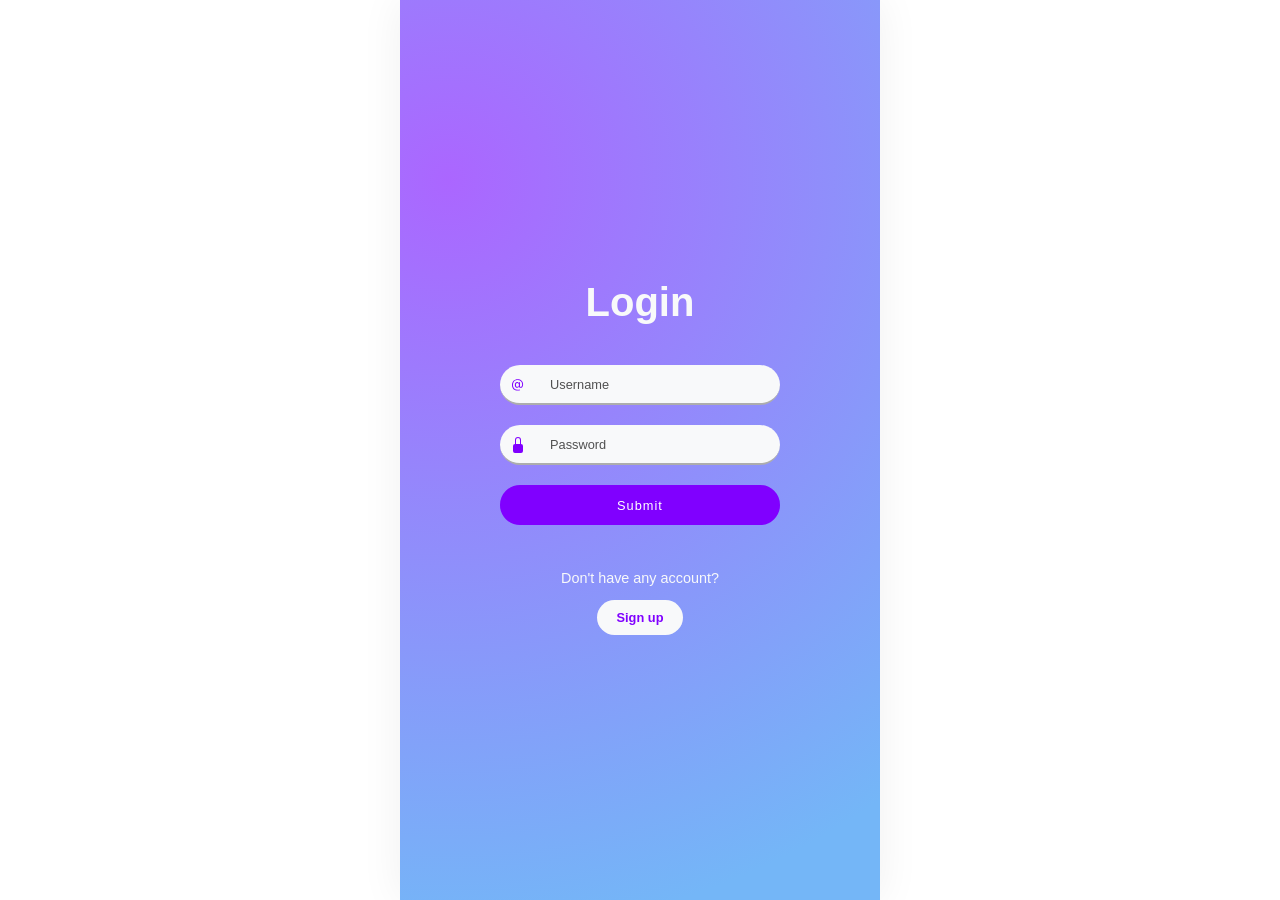
<file: index.html>
<!DOCTYPE html>
<html lang="en">

<head>
  <meta charset="UTF-8">
  <meta http-equiv="X-UA-Compatible" content="IE=edge">
  <meta name="viewport" content="width=device-width, initial-scale=1.0">
  <title>Expense Tracker</title>
  <link rel="icon" href="https://cdn-icons-png.flaticon.com/512/5948/5948020.png">
  <link rel="stylesheet" href="./css/login.css">
  <link rel="stylesheet" href="./css/bottom-nav.css">
  <script type="module" src="./js/users.js" defer></script>
  <script type="module" src="./js/login.js" defer></script>
</head>

<body>

  <form class="form_main" id="login-form" action="">
    <p class="heading">Login</p>
    <div class="inputContainer">
      <svg viewBox="0 0 16 16" fill="#2e2e2e" height="16" width="16" xmlns="http://www.w3.org/2000/svg"
        class="inputIcon">
        <path
          d="M13.106 7.222c0-2.967-2.249-5.032-5.482-5.032-3.35 0-5.646 2.318-5.646 5.702 0 3.493 2.235 5.708 5.762 5.708.862 0 1.689-.123 2.304-.335v-.862c-.43.199-1.354.328-2.29.328-2.926 0-4.813-1.88-4.813-4.798 0-2.844 1.921-4.881 4.594-4.881 2.735 0 4.608 1.688 4.608 4.156 0 1.682-.554 2.769-1.416 2.769-.492 0-.772-.28-.772-.76V5.206H8.923v.834h-.11c-.266-.595-.881-.964-1.6-.964-1.4 0-2.378 1.162-2.378 2.823 0 1.737.957 2.906 2.379 2.906.8 0 1.415-.39 1.709-1.087h.11c.081.67.703 1.148 1.503 1.148 1.572 0 2.57-1.415 2.57-3.643zm-7.177.704c0-1.197.54-1.907 1.456-1.907.93 0 1.524.738 1.524 1.907S8.308 9.84 7.371 9.84c-.895 0-1.442-.725-1.442-1.914z">
        </path>
      </svg>
      <input placeholder="Username" id="username" class="inputField" type="text">
    </div>

    <div class="inputContainer">
      <svg viewBox="0 0 16 16" fill="#2e2e2e" height="16" width="16" xmlns="http://www.w3.org/2000/svg"
        class="inputIcon">
        <path
          d="M8 1a2 2 0 0 1 2 2v4H6V3a2 2 0 0 1 2-2zm3 6V3a3 3 0 0 0-6 0v4a2 2 0 0 0-2 2v5a2 2 0 0 0 2 2h6a2 2 0 0 0 2-2V9a2 2 0 0 0-2-2z">
        </path>
      </svg>
      <input placeholder="Password" id="password" class="inputField" type="password">
    </div>

    <button id="button">Submit</button>
    <div class="loginContainer">
      <p>Don't have any account?</p>
      <a href="./html/signup.html">Sign up</a>
    </div>
  </form>

</body>

</html>
</file>
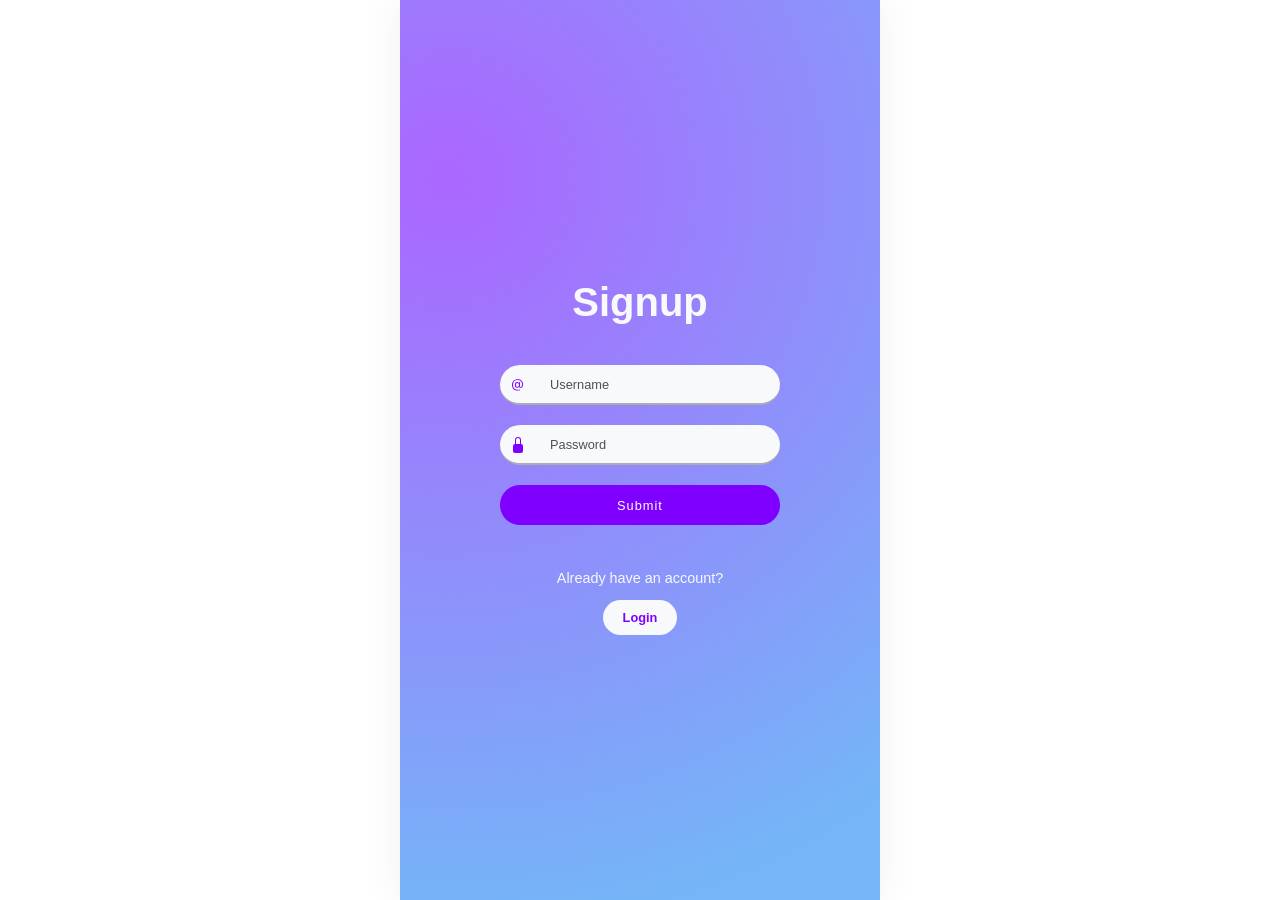
<file: html/signup.html>
<!DOCTYPE html>
<html lang="en">

<head>
  <meta charset="UTF-8">
  <meta http-equiv="X-UA-Compatible" content="IE=edge">
  <meta name="viewport" content="width=device-width, initial-scale=1.0">
  <title>Expense Tracker</title>
  <link rel="icon" href="https://cdn-icons-png.flaticon.com/512/5948/5948020.png">
  <link rel="stylesheet" href="../css/signup.css">
  <link rel="stylesheet" href="../css/bottom-nav.css">
  <script type="module" src="../js/users.js" defer></script>
  <script type="module" src="../js/signup.js" defer></script>
</head>

<body>

  <form class="form_main" id="signup-form" action="">
    <p class="heading">Signup</p>
    <div class="inputContainer">
      <svg viewBox="0 0 16 16" fill="#2e2e2e" height="16" width="16" xmlns="http://www.w3.org/2000/svg"
        class="inputIcon">
        <path
          d="M13.106 7.222c0-2.967-2.249-5.032-5.482-5.032-3.35 0-5.646 2.318-5.646 5.702 0 3.493 2.235 5.708 5.762 5.708.862 0 1.689-.123 2.304-.335v-.862c-.43.199-1.354.328-2.29.328-2.926 0-4.813-1.88-4.813-4.798 0-2.844 1.921-4.881 4.594-4.881 2.735 0 4.608 1.688 4.608 4.156 0 1.682-.554 2.769-1.416 2.769-.492 0-.772-.28-.772-.76V5.206H8.923v.834h-.11c-.266-.595-.881-.964-1.6-.964-1.4 0-2.378 1.162-2.378 2.823 0 1.737.957 2.906 2.379 2.906.8 0 1.415-.39 1.709-1.087h.11c.081.67.703 1.148 1.503 1.148 1.572 0 2.57-1.415 2.57-3.643zm-7.177.704c0-1.197.54-1.907 1.456-1.907.93 0 1.524.738 1.524 1.907S8.308 9.84 7.371 9.84c-.895 0-1.442-.725-1.442-1.914z">
        </path>
      </svg>
      <input placeholder="Username" id="username" class="inputField" type="text">
    </div>

    <div class="inputContainer">
      <svg viewBox="0 0 16 16" fill="#2e2e2e" height="16" width="16" xmlns="http://www.w3.org/2000/svg"
        class="inputIcon">
        <path
          d="M8 1a2 2 0 0 1 2 2v4H6V3a2 2 0 0 1 2-2zm3 6V3a3 3 0 0 0-6 0v4a2 2 0 0 0-2 2v5a2 2 0 0 0 2 2h6a2 2 0 0 0 2-2V9a2 2 0 0 0-2-2z">
        </path>
      </svg>
      <input placeholder="Password" id="password" class="inputField" type="password">
    </div>

    <button id="button">Submit</button>
    <div class="signupContainer">
      <p>Already have an account?</p>
      <a href="../index.html">Login</a>
    </div>
  </form>

</body>

</html>
</file>
<file: css/login.css>
html{
    padding: 0;
    margin: 0;
}
body {
    margin: 0 auto;
    padding: 0;
    font-family: Arial, sans-serif;
    background-color: white;
    max-width: 480px; /* Mobile viewport width */
    height: 100%;
}

header {
    /*background-image: linear-gradient( 83.2deg,  rgba(150,93,233,1) 10.8%, rgba(99,88,238,1) 94.3% );*/
    background-image: linear-gradient( 64.5deg,  rgba(245,116,185,1) 14.7%, rgba(89,97,223,1) 88.7% );
    color: white;
    padding: 10px 0;
    text-align: center;
}


.form_main {
    display: flex;
    flex-direction: column;
    align-items: center;
    justify-content: center;
    background-image: radial-gradient( circle farthest-corner at 10% 20%,  rgba(171,102,255,1) 0%, rgba(116,182,247,1) 90% );
    padding: 0 100px;
    /*border-radius: 30px;*/
    box-shadow: 0px 0px 40px rgba(0, 0, 0, 0.062);
    height: 100vh;
    margin: 0;
  }
  
  .heading {
    font-size: 2.5em;
    color: #f8f9fa;
    font-weight: 700;
    margin: 15px 0 30px 0;
  }
  
  .inputContainer {
    width: 100%;
    position: relative;
    display: flex;
    align-items: center;
    justify-content: center;
  }
  
  .inputIcon {
    position: absolute;
    left: 10px;
    fill: #8000ff;
  }
  
  .inputField {
    width: 100%;
    height: 40px;
    background-color: #f8f9fa;
    border: none;
    border-bottom: 2px solid rgb(173, 173, 173);
    border-radius: 30px;
    margin: 10px 0;
    color: black;
    font-size: .8em;
    font-weight: 500;
    box-sizing: border-box;
    padding-left: 40px;
  }
  
  .inputField:focus {
    outline: none;
    border-bottom: 2px solid rgb(199, 114, 255);
  }
  
  .inputField::placeholder {
    padding-left: 10px;
    color: rgb(80, 80, 80);
    font-size: 1em;
    font-weight: 500;
  }
  
  #button {
    position: relative;
    width: 100%;
    border: 2px solid #8000ff;
    background-color: #8000ff;
    height: 40px;
    color: white;
    font-size: .8em;
    font-weight: 500;
    letter-spacing: 1px;
    border-radius: 30px;
    margin: 10px;
    cursor: pointer;
    overflow: hidden;
  }
  
  #button::after {
    content: "";
    position: absolute;
    background-color: rgba(255, 255, 255, 0.253);
    height: 100%;
    width: 150px;
    top: 0;
    left: -200px;
    border-bottom-right-radius: 100px;
    border-top-left-radius: 100px;
    filter: blur(10px);
    transition-duration: .5s;
  }
  
  #button:hover::after {
    transform: translateX(600px);
    transition-duration: .5s;
  }
  
  .loginContainer {
    margin: 0;
    margin-top: 20px;
    display: flex;
    flex-direction: column;
    align-items: center;
    justify-content: center;
  }
  
  .loginContainer p {
    font-size: .9em;
    font-weight: 500;
    color: #f8f9fa;
  }
  
  .loginContainer a {
    font-size: 0.8em;
    font-weight: 700;
    /*border: 2px solid #8000ff;*/
    background-color: #f8f9fa;
    color: #8000ff;
    text-decoration: none;
    padding: 10px 20px;
    border-radius: 20px;
  }
</file>
<file: css/bottom-nav.css>
#bottom-nav {
    position: fixed;
    left: 50%;
    right: 50%;
    max-width: 480px;
    bottom: 0;
    background: #fff;
    box-shadow: 0px -2px 10px rgba(0, 0, 0, 0.1);
    display: flex;
    justify-content: space-around;
    padding: 10px 0;
    margin: 0 auto;
}

.nav-item {
    text-decoration: none;
    text-align: center;
    padding: 5px 10px;
    border-radius: 10px;
}

.nav-item.selected{
    background-image: linear-gradient( 83.2deg,  rgba(150,93,233,1) 10.8%, rgba(99,88,238,1) 94.3% );
    color: white;
}

.nav-item.selected span, .nav-item.selected .icons{
    color: white;
}
.nav-item .icons {
    display: block;
    margin: auto;
    margin-bottom: 7px;
    color: rgba(150,93,233,1);

}

.nav-item span {
    display: block;
    color: rgba(150,93,233,1);
    font-size: 12px;
}
</file>
<file: css/signup.css>
html{
    padding: 0;
    margin: 0;
}
body {
    margin: 0 auto;
    padding: 0;
    font-family: Arial, sans-serif;
    background-color: white;
    max-width: 480px; /* Mobile viewport width */
    height: 100%;
}

header {
    /*background-image: linear-gradient( 83.2deg,  rgba(150,93,233,1) 10.8%, rgba(99,88,238,1) 94.3% );*/
    background-image: linear-gradient( 64.5deg,  rgba(245,116,185,1) 14.7%, rgba(89,97,223,1) 88.7% );
    color: white;
    padding: 10px 0;
    text-align: center;
}


.form_main {
    display: flex;
    flex-direction: column;
    align-items: center;
    justify-content: center;
    background-image: radial-gradient( circle farthest-corner at 10% 20%,  rgba(171,102,255,1) 0%, rgba(116,182,247,1) 90% );
    padding: 0 100px;
    /*border-radius: 30px;*/
    box-shadow: 0px 0px 40px rgba(0, 0, 0, 0.062);
    height: 100vh;
    margin: 0;
  }
  
  .heading {
    font-size: 2.5em;
    color: #f8f9fa;
    font-weight: 700;
    margin: 15px 0 30px 0;
  }
  
  .inputContainer {
    width: 100%;
    position: relative;
    display: flex;
    align-items: center;
    justify-content: center;
  }
  
  .inputIcon {
    position: absolute;
    left: 10px;
    fill: #8000ff;
  }
  
  .inputField {
    width: 100%;
    height: 40px;
    background-color: #f8f9fa;
    border: none;
    border-bottom: 2px solid rgb(173, 173, 173);
    border-radius: 30px;
    margin: 10px 0;
    color: black;
    font-size: .8em;
    font-weight: 500;
    box-sizing: border-box;
    padding-left: 40px;
  }
  
  .inputField:focus {
    outline: none;
    border-bottom: 2px solid rgb(199, 114, 255);
  }
  
  .inputField::placeholder {
    padding-left: 10px;
    color: rgb(80, 80, 80);
    font-size: 1em;
    font-weight: 500;
  }
  
  #button {
    position: relative;
    width: 100%;
    border: 2px solid #8000ff;
    background-color: #8000ff;
    height: 40px;
    color: white;
    font-size: .8em;
    font-weight: 500;
    letter-spacing: 1px;
    border-radius: 30px;
    margin: 10px;
    cursor: pointer;
    overflow: hidden;
  }
  
  #button::after {
    content: "";
    position: absolute;
    background-color: rgba(255, 255, 255, 0.253);
    height: 100%;
    width: 150px;
    top: 0;
    left: -200px;
    border-bottom-right-radius: 100px;
    border-top-left-radius: 100px;
    filter: blur(10px);
    transition-duration: .5s;
  }
  
  #button:hover::after {
    transform: translateX(600px);
    transition-duration: .5s;
  }
  
  .signupContainer {
    margin: 0;
    margin-top: 20px;
    display: flex;
    flex-direction: column;
    align-items: center;
    justify-content: center;
  }
  
  .signupContainer p {
    font-size: .9em;
    font-weight: 500;
    color: #f8f9fa;
  }
  
  .signupContainer a {
    font-size: 0.8em;
    font-weight: 700;
    /*border: 2px solid #8000ff;*/
    background-color: #f8f9fa;
    color: #8000ff;
    text-decoration: none;
    padding: 10px 20px;
    border-radius: 20px;
  }
</file>
